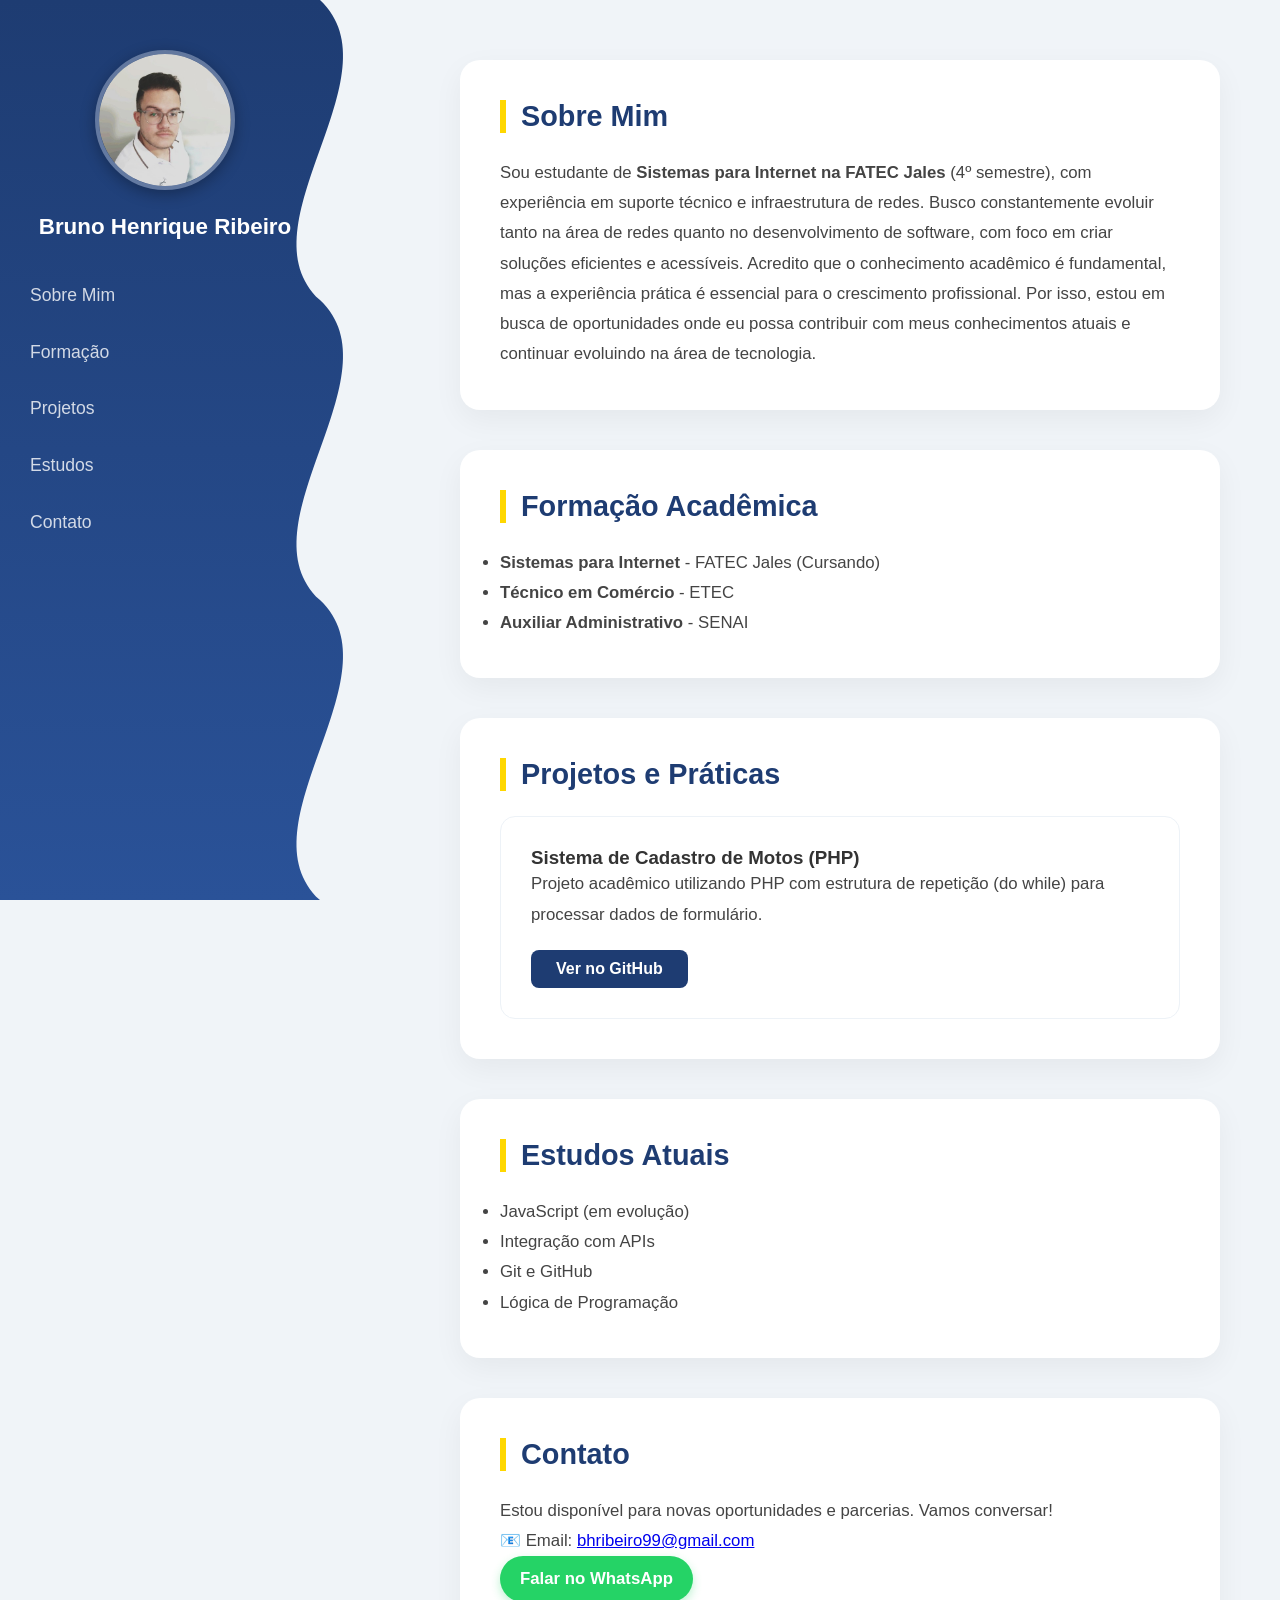
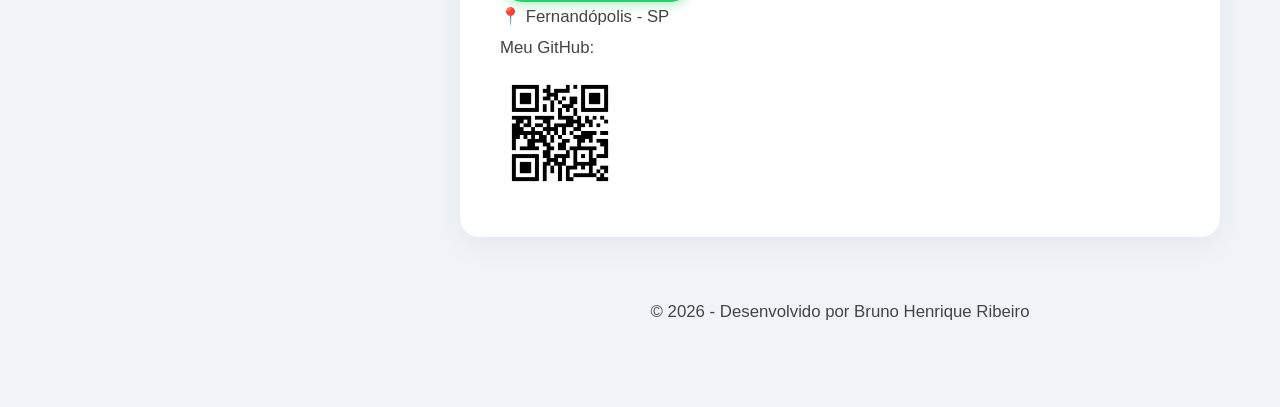
<file: index.html>
<!DOCTYPE html>
<html lang="pt-br">
<head>
    <meta charset="UTF-8">
    <meta name="viewport" content="width=device-width, initial-scale=1.0">
    <title>Portfólio | Bruno Henrique Ribeiro</title>
    <meta name="description" content="Portfólio de Bruno Henrique Ribeiro, estudante de Sistemas para Internet com experiência em suporte técnico e desenvolvimento web.">
    <link rel="stylesheet" href="portifolio.css">
</head>
<body>

    <header class="sidebar">
        <div class="sidebar-content">
            <img src="bruno.jpeg" alt="Foto de Bruno Henrique Ribeiro" class="profile-pic">
            <h1>Bruno Henrique Ribeiro</h1>
            <nav class="sidebar-nav">
                <ul>
                    <li><a href="#sobre">Sobre Mim</a></li>
                    <li><a href="#formacao">Formação</a></li>
                    <li><a href="#projetos">Projetos</a></li>
                    <li><a href="#estudos">Estudos</a></li>
                    <li><a href="#contato">Contato</a></li>
                </ul>
            </nav>
        </div>
    </header>

    <main class="main-content">
        <section id="sobre">
            <h2>Sobre Mim</h2>
            <p>
                Sou estudante de <strong>Sistemas para Internet na FATEC Jales</strong> (4º semestre), com experiência em suporte técnico e infraestrutura de redes. 
                Busco constantemente evoluir tanto na área de redes quanto no desenvolvimento de software, com foco em criar soluções eficientes e acessíveis.
                Acredito que o conhecimento acadêmico é fundamental, mas a experiência prática é essencial para o crescimento profissional. 
                Por isso, estou em busca de oportunidades onde eu possa contribuir com meus conhecimentos atuais e continuar evoluindo na área de tecnologia.
            </p>
        </section>

        <section id="formacao">
            <h2>Formação Acadêmica</h2>
            <ul>
                <li><strong>Sistemas para Internet</strong> - FATEC Jales (Cursando)</li>
                <li><strong>Técnico em Comércio</strong> - ETEC</li>
                <li><strong>Auxiliar Administrativo</strong> - SENAI</li>
            </ul>
        </section>

        <section id="projetos">
            <h2>Projetos e Práticas</h2>
            <div class="projetos-grid">
                <div class="projeto-card">
                    <h3>Sistema de Cadastro de Motos (PHP)</h3>
                    <p>Projeto acadêmico utilizando PHP com estrutura de repetição (do while) para processar dados de formulário.</p>
                    <a href="https://brunoribeiro99.github.io/Atv-php/" class="btn-projeto">Ver no GitHub</a>
                </div>
            </div>
        </section>

        <section id="estudos">
            <h2>Estudos Atuais</h2>
            <ul>
                <li>JavaScript (em evolução)</li>
                <li>Integração com APIs</li>
                <li>Git e GitHub</li>
                <li>Lógica de Programação</li>
            </ul>
        </section>

        <section id="contato">
            <h2>Contato</h2>
            <p>Estou disponível para novas oportunidades e parcerias. Vamos conversar!</p>
            <div class="contato-lista">
                <p>📧 Email: <a href="mailto:bhribeiro99@gmail.com">bhribeiro99@gmail.com</a></p>
                <p><a href="https://wa.me/5517988220025" target="_blank" class="btn-whatsapp">Falar no WhatsApp</a></p>
                <p>📍 Fernandópolis - SP</p>
                <div class="qr-github">
                    <p>Meu GitHub:</p>
                    <img src="qrcode.png" alt="QR Code GitHub" style="width:120px; margin-top:10px;">
                </div>
            </div>
        </section>

        <footer>
            <p>&copy; 2026 - Desenvolvido por Bruno Henrique Ribeiro</p>
        </footer>
    </main>

</body>
</html>
</file>
<file: portifolio.css>
* {
    margin: 0;
    padding: 0;
    box-sizing: border-box;
    font-family: 'Segoe UI', Tahoma, Geneva, Verdana, sans-serif;
}

body {
    background-color: #f0f4f8;
    color: #333;
    display: flex;
    min-height: 100vh;
}

.sidebar {
    background: linear-gradient(180deg, #1e3c72 0%, #2a5298 100%);
    color: white;
    width: 400px; 
    height: 100vh;
    position: fixed;
    left: 0;
    top: 0;
    display: flex;
    flex-direction: column;
    padding: 50px 100px 50px 30px; 
    z-index: 100;
    -webkit-mask-image: url("data:image/svg+xml,%3Csvg xmlns='http://www.w3.org/2000/svg' viewBox='0 0 100 20' preserveAspectRatio='none'%3E%3Cpath d='M0 0 L80 0 C100 5, 60 15, 80 20 L0 20 Z'/%3E%3C/svg%3E");
    mask-image: url("data:image/svg+xml,%3Csvg xmlns='http://www.w3.org/2000/svg' viewBox='0 0 100 20' preserveAspectRatio='none'%3E%3Cpath d='M0 0 L80 0 C100 5, 60 15, 80 20 L0 20 Z'/%3E%3C/svg%3E");
    -webkit-mask-size: 100% 300px;
    mask-size: 100% 300px;
    -webkit-mask-repeat: repeat-y;
    mask-repeat: repeat-y;
    animation: sobeOndaInfinita 4s linear infinite;
}

@keyframes sobeOndaInfinita {
    from { 
        -webkit-mask-position: 0 0; 
        mask-position: 0 0; 
    }
    to { 
        -webkit-mask-position: 0 -300px; 
        mask-position: 0 -300px; 
    }
}

.sidebar-content {
    width: 100%;
    text-align: center;
}

.profile-pic {
    width: 140px;
    height: 140px;
    border-radius: 50%;
    object-fit: cover;
    border: 4px solid rgba(255,255,255,0.3);
    margin-bottom: 20px;
    box-shadow: 0 4px 15px rgba(0,0,0,0.3);
}

.sidebar h1 {
    font-size: 1.4rem;
    margin-bottom: 40px;
    font-weight: 600;
}

.sidebar-nav ul {
    list-style: none;
    text-align: left;
}

.sidebar-nav li {
    margin-bottom: 25px;
}

.sidebar-nav a {
    color: rgba(255,255,255,0.8);
    text-decoration: none;
    font-size: 1.1rem;
    transition: 0.3s;
    display: block;
}

.sidebar-nav a:hover {
    color: #ffd700;
    transform: translateX(8px);
}

.main-content {
    flex: 1;
    margin-left: 400px; 
    padding: 60px;
}

section {
    max-width: 900px;
    margin-bottom: 40px;
    background: white;
    padding: 40px;
    border-radius: 20px;
    box-shadow: 0 10px 30px rgba(0,0,0,0.05);
}

h2 {
    color: #1e3c72;
    margin-bottom: 25px;
    border-left: 6px solid #ffd700;
    padding-left: 15px;
    font-size: 1.8rem;
}

p, li {
    line-height: 1.8;
    font-size: 1.05rem;
    color: #444;
}

.projetos-grid {
    display: grid;
    grid-template-columns: repeat(auto-fit, minmax(300px, 1fr)); 
    gap: 25px;
}

.projeto-card {
    border: 1px solid #edf2f7;
    padding: 30px;
    border-radius: 15px;
    transition: all 0.3s ease;
}

.projeto-card:hover {
    transform: translateY(-10px);
    box-shadow: 0 15px 35px rgba(0,0,0,0.1);
}

.btn-projeto {
    display: inline-block;
    margin-top: 20px;
    padding: 10px 25px;
    background: #1e3c72;
    color: white;
    text-decoration: none;
    border-radius: 8px;
    font-weight: bold;
}

.btn-whatsapp {
    display: inline-block;
    background-color: #25D366;
    color: white !important;
    text-decoration: none;
    padding: 8px 20px;
    border-radius: 50px;
    font-weight: bold;
    box-shadow: 0 4px 10px rgba(37, 211, 102, 0.3);
    transition: 0.3s ease;
}

.btn-whatsapp:hover {
    background-color: #128C7E;
    transform: scale(1.05);
    box-shadow: 0 6px 15px rgba(37, 211, 102, 0.4);
}

footer {
    text-align: center;
    padding: 20px 0;
    color: #999;
}

@media (max-width: 900px) {
    body { flex-direction: column; }
    .sidebar { 
        width: 100%; 
        height: auto; 
        position: relative; 
        mask-image: none;
        -webkit-mask-image: none;
        padding: 40px 20px;
    }
    .main-content { margin-left: 0; padding: 20px; }
    .sidebar-nav ul { 
        display: flex; 
        justify-content: center; 
        gap: 15px; 
        flex-wrap: wrap;
    }
}
</file>
